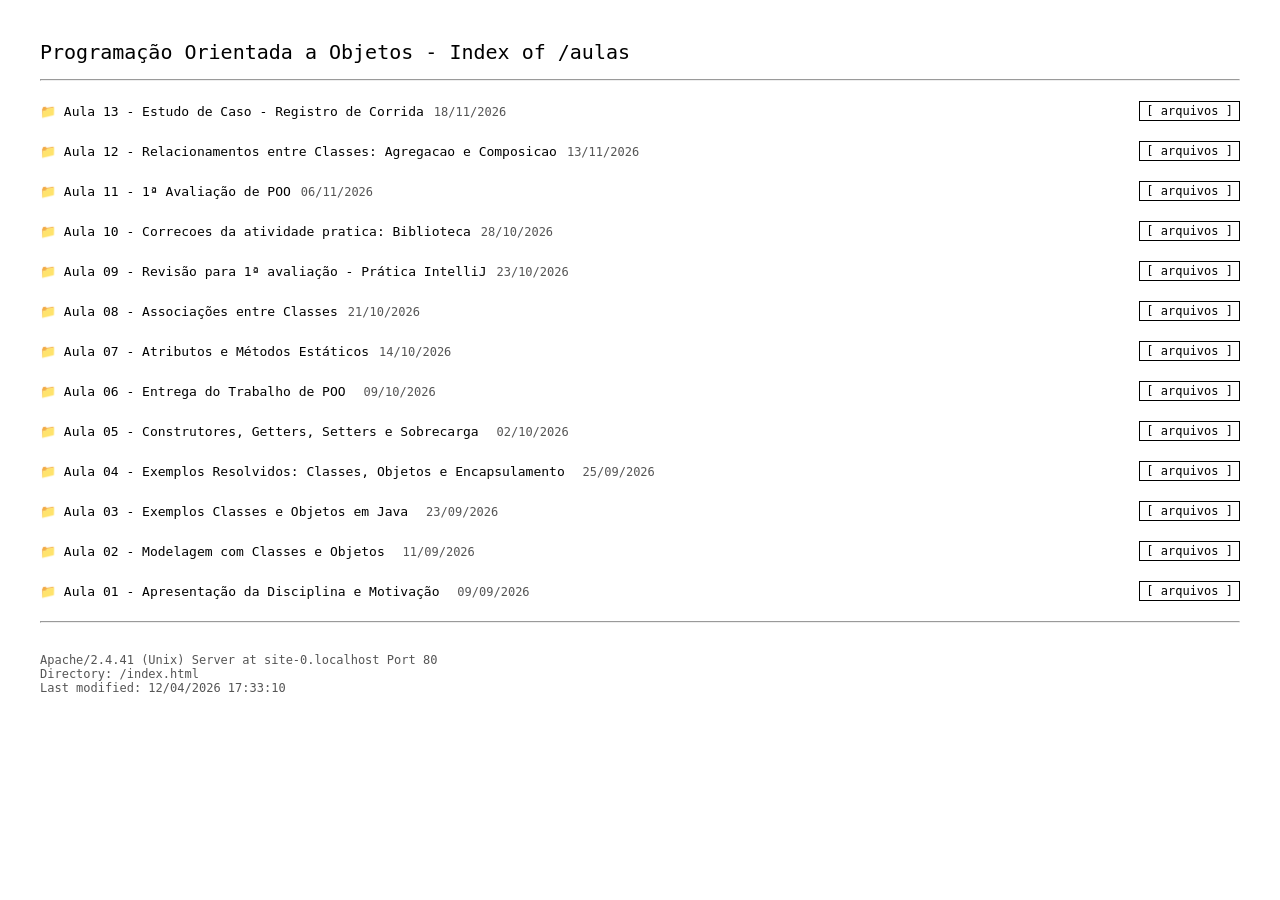
<file: index.html>
<!DOCTYPE html>
<html lang="pt-BR">
<head>
  <meta charset="UTF-8">
  <title>Programação Orientada a Objetos - Index of /aulas</title>
  <meta name="viewport" content="width=device-width, initial-scale=1.0">

  <style>
    body {
      font-family: monospace;
      background: #fff;
      color: #000;
      margin: 40px;
    }

    h1 {
      font-size: 20px;
      font-weight: normal;
    }

    a {
      text-decoration: none;
      color: #00f;
    }

    a:hover {
      text-decoration: underline;
    }

    hr {
      margin: 15px 0;
    }

    /* Aula */
    .aula {
      margin-top: 10px;
    }

    .aula-header {
      display: flex;
      justify-content: space-between;
      align-items: center;
      cursor: pointer;
      padding: 5px 0;
    }

    .aula-header:hover {
      background: #f5f5f5;
    }

    .titulo::before {
      content: "📁 ";
    }

    .data {
      font-size: 12px;
      color: #555;
      margin-left: 10px;
    }

    .btn-toggle {
      font-family: monospace;
      font-size: 12px;
      border: 1px solid #000;
      background: none;
      cursor: pointer;
      padding: 2px 6px;
    }

    /* Slide-down VISÍVEL */
    .arquivos {
      max-height: 0;
      overflow: hidden;
      transition: max-height 0.35s ease-in-out;
      margin-left: 20px;
      border-left: 1px dashed #ccc;
      padding-left: 10px;
    }

    .arquivos.ativo {
      margin-top: 8px;
    }

    /* Cabeçalho estilo Apache */
    .file-header {
      margin-top: 10px;
      font-size: 12px;
      display: grid;
      grid-template-columns: 1fr 150px 80px;
      font-weight: bold;
    }

    .file-item {
      display: grid;
      grid-template-columns: 1fr 150px 80px;
      font-size: 12px;
      margin: 3px 0;
    }

    /* Footer */
    .footer {
      margin-top: 30px;
      font-size: 12px;
      color: #555;
    }

    /* Responsivo */
    @media (max-width: 600px) {
      .file-header,
      .file-item {
        grid-template-columns: 1fr;
      }

      .aula-header {
        flex-direction: column;
        align-items: flex-start;
      }

      .btn-toggle {
        margin-top: 5px;
      }
    }
  </style>
</head>

<body>

  <h1>Programação Orientada a Objetos - Index of /aulas</h1>
  <hr>

  
  
<!-- AULA 13 - Estudo de Caso - Registro de Corrida -->
<div class="aula">
  <div class="aula-header" onclick="toggleAula(this)"><div><span class="titulo">Aula 13 - Estudo de Caso - Registro de Corrida</span><span class="data">18/11/2026</span></div><button class="btn-toggle">[ arquivos ]</button></div>
  <div class="arquivos"><div class="file-header"><span>Name</span><span>Last modified</span><span>Size</span></div>
    <div class="file-item"><span>&#128218; <a href="aula13/atividade-festival-itinerante.html" target="_blank">Estudo de Caso - Registro de Corrida (POO-18/11/26)</a></span><span>18-Nov-2026</span><span>4Kb</span></div>
        <div class="file-item"><span>&#128196; <a href="aula13/solucao/sistemacorrida/Corredor.java" target="_blank">Corredor.java</a></span><span>18-Nov-2026</span><span>1Kb</span></div>
    <div class="file-item"><span>&#128196; <a href="aula13/solucao/sistemacorrida/Corrida.java" target="_blank">Corrida.java</a></span><span>18-Nov-2026</span><span>1Kb</span></div>
    <div class="file-item"><span>&#128196; <a href="aula13/solucao/sistemacorrida/Main.java" target="_blank">Main.java</a></span><span>18-Nov-2026</span><span>1Kb</span></div>
    <div class="file-item"><span>&#128196; <a href="aula13/solucao/sistemacorrida/Resultado.java" target="_blank">Resultado.java</a></span><span>18-Nov-2026</span><span>1Kb</span></div>
    <div class="file-item"><span>&#128196; <a href="aula13/solucao/sistemacorrida/Trajeto.java" target="_blank">Trajeto.java</a></span><span>18-Nov-2026</span><span>1Kb</span></div>
    <div class="file-item"><span>&#128196; <a href="aula13/solucao/sistemacorrida/diagrama-uml.html" target="_blank">diagrama-uml.html</a></span><span>18-Nov-2026</span><span>8Kb</span></div>
  </div>
</div>
<!-- AULA 12 - Relacionamentos entre Classes: Agregacao e Composicao -->
<div class="aula">
  <div class="aula-header" onclick="toggleAula(this)"><div><span class="titulo">Aula 12 - Relacionamentos entre Classes: Agregacao e Composicao</span><span class="data">13/11/2026</span></div><button class="btn-toggle">[ arquivos ]</button></div>
  <div class="arquivos"><div class="file-header"><span>Name</span><span>Last modified</span><span>Size</span></div>
    <div class="file-item"><span>&#128218; <a href="aula12/relacoes-classes-objetos.html" target="_blank">relacoes-classes-objetos.html - explicacao das classes e objetos</a></span><span>13-Nov-2026</span><span>12Kb</span></div>
    <div class="file-item"><span>&#128218; <a href="aula12/diagramas_agregacao_composicao.html" target="_blank">diagramas_agregacao_composicao.html</a></span><span>13-Nov-2026</span><span>18Kb</span></div>
    <div class="file-item"><span>&#128196; <a href="aula12/pdfs/recorte-material-associacoes-classes.pdf" target="_blank">recorte-material-associacoes-classes.pdf</a></span><span>13-Nov-2026</span><span>429Kb</span></div>
    <div class="file-item"><span>&#128196; <a href="aula12/pdfs/java-orientado-a-objetos-rafael-santos-194-236.pdf" target="_blank">java-orientado-a-objetos-rafael-santos-194-236.pdf</a></span><span>13-Nov-2026</span><span>257Kb</span></div>
    <div class="file-item"><span>&#128218; <a href="aula12/projeto/exemplo/agregacao/Main.java" target="_blank">Projeto - agregacao/Main.java</a></span><span>13-Nov-2026</span><span>1Kb</span></div>
    <div class="file-item"><span>&#128218; <a href="aula12/projeto/exemplo/composicao/Main.java" target="_blank">Projeto - composicao/Main.java</a></span><span>13-Nov-2026</span><span>1Kb</span></div>
    <div class="file-item"><span>&#128218; <a href="aula12/projeto/exemplo/escola/Main.java" target="_blank">Projeto - escola/Main.java</a></span><span>13-Nov-2026</span><span>2Kb</span></div>
    <div class="file-item"><span>&#128218; <a href="aula12/projeto/exemplo/escola/Aluno.java" target="_blank">Projeto - escola/Aluno.java</a></span><span>13-Nov-2026</span><span>2Kb</span></div>
    <div class="file-item"><span>&#128218; <a href="aula12/projeto/exemplo/escola/RegistroAcademico.java" target="_blank">Projeto - escola/RegistroAcademico.java</a></span><span>13-Nov-2026</span><span>2Kb</span></div>
    <div class="file-item"><span>&#128218; <a href="aula12/projeto/exemplo/escola/Data.java" target="_blank">Projeto - escola/Data.java</a></span><span>13-Nov-2026</span><span>2Kb</span></div>
    <div class="file-item"><span>&#128218; <a href="aula12/projeto/exemplo/agregacao/Curso.java" target="_blank">Projeto - agregacao/Curso.java</a></span><span>13-Nov-2026</span><span>2Kb</span></div>
    <div class="file-item"><span>&#128218; <a href="aula12/projeto/exemplo/agregacao/Sala.java" target="_blank">Projeto - agregacao/Sala.java</a></span><span>13-Nov-2026</span><span>2Kb</span></div>
    <div class="file-item"><span>&#128218; <a href="aula12/projeto/exemplo/composicao/Cliente.java" target="_blank">Projeto - composicao/Cliente.java</a></span><span>13-Nov-2026</span><span>2Kb</span></div>
    <div class="file-item"><span>&#128218; <a href="aula12/projeto/exemplo/composicao/Conta.java" target="_blank">Projeto - composicao/Conta.java</a></span><span>13-Nov-2026</span><span>1Kb</span></div>
    <div class="file-item"><span>&#128218; <a href="aula12/agregacao/Compra.java" target="_blank">Compra.java</a></span><span>13-Nov-2026</span><span>1Kb</span></div>
    <div class="file-item"><span>&#128218; <a href="aula12/agregacao/Cliente.java" target="_blank">Cliente.java</a></span><span>13-Nov-2026</span><span>1Kb</span></div>
    <div class="file-item"><span>&#128218; <a href="aula12/agregacao/Produto.java" target="_blank">Produto.java</a></span><span>13-Nov-2026</span><span>1Kb</span></div>
    <div class="file-item"><span>&#128218; <a href="aula12/agregacao/Data.java" target="_blank">Data.java</a></span><span>13-Nov-2026</span><span>1Kb</span></div>
    <div class="file-item"><span>&#128218; <a href="aula12/agregacao/TesteAgregacao.java" target="_blank">TesteAgregacao.java</a></span><span>13-Nov-2026</span><span>2Kb</span></div>
    <div class="file-item"><span>&#128218; <a href="aula12/composicao/Pedido.java" target="_blank">Pedido.java</a></span><span>13-Nov-2026</span><span>1Kb</span></div>
    <div class="file-item"><span>&#128218; <a href="aula12/composicao/ItemProduto.java" target="_blank">ItemProduto.java</a></span><span>13-Nov-2026</span><span>1Kb</span></div>
    <div class="file-item"><span>&#128218; <a href="aula12/composicao/TesteComposicao.java" target="_blank">TesteComposicao.java</a></span><span>13-Nov-2026</span><span>1Kb</span></div>
  </div>
</div>
<!-- AULA 11 - 1ª Avaliação de POO -->
<div class="aula">
  <div class="aula-header" onclick="toggleAula(this)"><div><span class="titulo">Aula 11 - 1ª Avaliação de POO</span><span class="data">06/11/2026</span></div><button class="btn-toggle">[ arquivos ]</button></div>
  <div class="arquivos"><div class="file-header"><span>Name</span><span>Last modified</span><span>Size</span></div>
    <div class="file-item"><span>&#128196; <a href="aula11/provaA/00_provaA/prova-A.pdf" target="_blank">Prova A - PDF</a></span><span>06-Nov-2026</span><span>1.1M</span></div>
    <div class="file-item"><span>&#128196; <a href="aula11/provaB/prova-B.pdf" target="_blank">Prova B - PDF</a></span><span>06-Nov-2026</span><span>1.2M</span></div>
    <div class="file-item"><span>&#128196; <a href="aula11/prova-C/00_provaC/prova-C.pdf" target="_blank">Prova C - PDF</a></span><span>06-Nov-2026</span><span>120Kb</span></div>
  </div>
</div><!-- AULA 10 - Correcoes da atividade pratica: Biblioteca -->
<div class="aula">
  <div class="aula-header" onclick="toggleAula(this)"><div><span class="titulo">Aula 10 - Correcoes da atividade pratica: Biblioteca</span><span class="data">28/10/2026</span></div><button class="btn-toggle">[ arquivos ]</button></div>
  <div class="arquivos"><div class="file-header"><span>Name</span><span>Last modified</span><span>Size</span></div>
    <div class="file-item"><span>&#128218; <a href="aula10/biblioteca/ifpi/BibliotecaPrincipal.java" target="_blank">BibliotecaPrincipal.java</a></span><span>28-Oct-2026</span><span>2Kb</span></div>
    <div class="file-item"><span>&#128218; <a href="aula10/biblioteca/ifpi/Emprestimo.java" target="_blank">Emprestimo.java</a></span><span>28-Oct-2026</span><span>4Kb</span></div>
    <div class="file-item"><span>&#128218; <a href="aula10/biblioteca/ifpi/Estudante.java" target="_blank">Estudante.java</a></span><span>28-Oct-2026</span><span>3Kb</span></div>
    <div class="file-item"><span>&#128218; <a href="aula10/biblioteca/ifpi/Exemplar.java" target="_blank">Exemplar.java</a></span><span>28-Oct-2026</span><span>3Kb</span></div>
  </div>
</div><!-- AULA 09 - Revisão para 1ª avaliação - Prática IntelliJ -->
<div class="aula">
  <div class="aula-header" onclick="toggleAula(this)"><div><span class="titulo">Aula 09 - Revisão para 1ª avaliação - Prática IntelliJ</span><span class="data">23/10/2026</span></div><button class="btn-toggle">[ arquivos ]</button></div>
  <div class="arquivos"><div class="file-header"><span>Name</span><span>Last modified</span><span>Size</span></div>
    <div class="file-item"><span>&#128196; <a href="aula09/Exercicio-POO-Java-Mod-II-23-10-2026_parteII-alunos.pdf" target="_blank">Exercicio-POO-Java-Mod-II-23-10-2026_parteII-alunos.pdf</a></span><span>23-Oct-2026</span><span>331Kb</span></div>
  </div>
</div>
<!-- AULA 08 - Associações entre Classes -->
<div class="aula">
  <div class="aula-header" onclick="toggleAula(this)"><div><span class="titulo">Aula 08 - Associações entre Classes</span><span class="data">21/10/2026</span></div><button class="btn-toggle">[ arquivos ]</button></div>
  <div class="arquivos"><div class="file-header"><span>Name</span><span>Last modified</span><span>Size</span></div>
    <div class="file-item"><span>&#128218; <a href="aula08/aula_associacao_simples.html" target="_blank">aula_associacao_simples.html</a></span><span>21-Oct-2026</span><span>20Kb</span></div>
    <div class="file-item"><span>&#128218; <a href="aula08/hotel/Cliente.java" target="_blank">Cliente.java</a></span><span>21-Oct-2026</span><span>2Kb</span></div>
    <div class="file-item"><span>&#128218; <a href="aula08/hotel/Quarto.java" target="_blank">Quarto.java</a></span><span>21-Oct-2026</span><span>2Kb</span></div>
    <div class="file-item"><span>&#128218; <a href="aula08/hotel/Reserva.java" target="_blank">Reserva.java</a></span><span>21-Oct-2026</span><span>3Kb</span></div>
    <div class="file-item"><span>&#128218; <a href="aula08/hotel/HotelPrincipal.java" target="_blank">HotelPrincipal.java</a></span><span>21-Oct-2026</span><span>2Kb</span></div>
  </div>
</div>
<!-- AULA 07 - Atributos e Métodos Estáticos -->
<div class="aula">
  <div class="aula-header" onclick="toggleAula(this)"><div><span class="titulo">Aula 07 - Atributos e Métodos Estáticos</span><span class="data">14/10/2026</span></div><button class="btn-toggle">[ arquivos ]</button></div>
  <div class="arquivos"><div class="file-header"><span>Name</span><span>Last modified</span><span>Size</span></div>
    <div class="file-item"><span>&#128196; <a href="aula07/aula-POO-Java-14-10.pdf" target="_blank">aula-POO-Java-14-10.pdf</a></span><span>14-Oct-2026</span><span>9.1M</span></div>
    <div class="file-item"><span>&#128218; <a href="aula07/circulo/Circulo.java" target="_blank">Circulo.java</a></span><span>14-Oct-2026</span><span>2Kb</span></div>
    <div class="file-item"><span>&#128218; <a href="aula07/circulo/CirculoMain.java" target="_blank">CirculoMain.java</a></span><span>14-Oct-2026</span><span>2Kb</span></div>
    <div class="file-item"><span>&#128218; <a href="aula07/empresa/Empregado.java" target="_blank">Empregado.java</a></span><span>14-Oct-2026</span><span>2Kb</span></div>
    <div class="file-item"><span>&#128218; <a href="aula07/empresa/EmpregadoMain.java" target="_blank">EmpregadoMain.java</a></span><span>14-Oct-2026</span><span>2Kb</span></div>
  </div>
</div>
    <!-- AULA 6 -->
<div class="aula">
  <div class="aula-header" onclick="toggleAula(this)">
    <div>
      <span class="titulo">Aula 06 - Entrega do Trabalho de POO</span>
      <span class="data">09/10/2026</span>
    </div>
    <button class="btn-toggle">[ arquivos ]</button>
  </div>

  <div class="arquivos">
    <div class="file-header">
      <span>Name</span>
      <span>Last modified</span>
      <span>Size</span>
    </div>

    <div class="file-item">
      <span>
        &#128218;
        <a href="aula06/entrega-trabalho-poo-09-10-2026.html" target="_blank">
          entrega-trabalho-poo-09-10-2026.html
        </a>
      </span>
      <span>09-Oct-2026</span>
      <span>1Kb</span>
    </div>
  </div>
</div>
<!-- AULA 5 -->
<div class="aula">
  <div class="aula-header" onclick="toggleAula(this)">
    <div>
      <span class="titulo">Aula 05 - Construtores, Getters, Setters e Sobrecarga</span>
      <span class="data">02/10/2026</span>
    </div>
    <button class="btn-toggle">[ arquivos ]</button>
  </div>

  <div class="arquivos">
    <div class="file-header">
      <span>Name</span>
      <span>Last modified</span>
      <span>Size</span>
    </div>

    <div class="file-item">
      <span>
        &#128218;
        <a href="aula05/poo_construtores_getters_setters_sobrecarga.html" target="_blank">
          poo_construtores_getters_setters_sobrecarga.html
        </a>
      </span>
      <span>02-Oct-2026</span>
      <span>38Kb</span>
    </div>

    <div class="file-item">
      <span>
        &#128196;
        <a href="aula05/Exercicios-POO-Java-Mod-II-25-09-2026.pdf" target="_blank">
          Exercicios-POO-Java-Mod-II-25-09-2026.pdf
        </a>
      </span>
      <span>25-Sep-2026</span>
      <span>172Kb</span>
    </div>
  </div>
</div>
<!-- AULA 4 -->
<div class="aula">
  <div class="aula-header" onclick="toggleAula(this)">
    <div>
      <span class="titulo">Aula 04 - Exemplos Resolvidos: Classes, Objetos e Encapsulamento</span>
      <span class="data">25/09/2026</span>
    </div>
    <button class="btn-toggle">[ arquivos ]</button>
  </div>

  <div class="arquivos">
    <div class="file-header">
      <span>Name</span>
      <span>Last modified</span>
      <span>Size</span>
    </div>

    <div class="file-item">
      <span>
        &#128218;
        <a href="aula04/exemplos-resolvidos-25-09-2026.html" target="_blank">
          exemplos-resolvidos-25-09-2026.html
        </a>
      </span>
      <span>25-Sep-2026</span>
      <span>14Kb</span>
    </div>
  </div>
</div>
<!-- 🔹 AULA 3 -->
<div class="aula">
  <div class="aula-header" onclick="toggleAula(this)">
    <div>
      <span class="titulo">Aula 03 - Exemplos Classes e Objetos em Java</span>
      <span class="data">23/09/2026</span>
    </div>
    <button class="btn-toggle">[ arquivos ]</button>
  </div>

  <div class="arquivos">
    <div class="file-header">
      <span>Name</span>
      <span>Last modified</span>
      <span>Size</span>
    </div>

    <div class="file-item">
      <span>
        📄
        <a href="aula03/Introducao-POO-Java-Apostila-2026-02.pdf" target="_blank">
          Introducao-POO-Java-Apostila-2026-02.pdf
        </a>
      </span>
      <span>23-Sep-2026</span>
      <span>2.4Mb</span>
    </div>

    <div class="file-item">
      <span>
        📄
        <a href="aula03/link-download-intelliJ.txt" target="_blank">
          link-download-intelliJ.txt
        </a>
      </span>
      <span>23-Sep-2026</span>
      <span>1Kb</span>
    </div>    

   <div class="file-item">
     <span>
       📚
       <a href="./aula03/poo_classes_objetos_visibilidade_encapsulamento.html" target="_blank">
         poo_classes_objetos_visibilidade_encapsulamento.html
       </a>
     </span>
     <span>23-Sep-2026</span>
     <span>1Kb</span>
   </div>    

  </div>
</div>


<!-- 🔹 AULA 2 -->
<div class="aula">
  <div class="aula-header" onclick="toggleAula(this)">
    <div>
      <span class="titulo">Aula 02 - Modelagem com Classes e Objetos</span>
      <span class="data">11/09/2026</span>
    </div>
    <button class="btn-toggle">[ arquivos ]</button>
  </div>

  <div class="arquivos">
    <div class="file-header">
      <span>Name</span>
      <span>Last modified</span>
      <span>Size</span>
    </div>

    <div class="file-item">
      <span>
        📄
        <a href="aula02/Conta.java" target="_blank">
          Conta.java
        </a>
      </span>
      <span>17-Sep-2026</span>
      <span>1Kb</span>
    </div>

    <div class="file-item">
      <span>
        📄
        <a href="aula02/Principal.java" target="_blank">
          Principal.java
        </a>
      </span>
      <span>17-Sep-2026</span>
      <span>1Kb</span>
    </div>    

   <div class="file-item">
     <span>
       📚
       <a href="./aula02/java-orientado-a-objetos-rafael-santos.pdf" target="_blank">
         livro-java-orientado-a-objetos-rafael-santos.pdf
       </a>
     </span>
     <span>02-Sep-2026</span>
     <span>2.3M</span>
   </div>

   <div class="file-item">
     <span>
       📚
       <a href="./aula02/SI_Ednaldo_ProgramacaoOrientadaObj_2.pdf" target="_blank">
         livro-introducao-poo-com-java-UFSCAR.pdf
       </a>
     </span>
     <span>02-Sep-2026</span>
     <span>10.5M</span>
   </div>   

   <div class="file-item">
     <span>
       📚
       <a href="https://math.hws.edu/eck/cs124/downloads/javanotes7-linked.pdf" target="_blank">
         book-intro-java-oo-ingles.pdf
       </a>
     </span>
     <span>02-Sep-2026</span>
     <span>3.5M</span>
   </div>    

   <div class="file-item">
     <span>
       📚
       <a href="aula02/Java Como Programar_Deitel_8ed.pdf" target="_blank">
         deitel-java-como-programar-8ed.pdf
         <!-- original em: 
         https://www.kufunda.net/publicdocs/Java%20Como%20Programar%20(Paul%20Deitel%20Harvey%20Deitel)%20(z-lib.org).pdf 
         -->
       </a>
     </span>
     <span>02-Sep-2026</span>
     <span>36.2M</span>
   </div>     

  </div>
</div>

<!-- 🔹 AULA 1 -->
<div class="aula">
  <div class="aula-header" onclick="toggleAula(this)">
    <div>
      <span class="titulo">Aula 01 - Apresentação da Disciplina e Motivação</span>
      <span class="data">09/09/2026</span>
    </div>
    <button class="btn-toggle">[ arquivos ]</button>
  </div>

  <div class="arquivos">
    <div class="file-header">
      <span>Name</span>
      <span>Last modified</span>
      <span>Size</span>
    </div>

    <div class="file-item">
      <span>
        📄
        <a href="aula01/aula_01_apresentacao_disciplina_poo.pdf" target="_blank">
          aula_01_apresentacao_disciplina_banco_de_dados.pdf
        </a>
      </span>
      <span>09-Sep-2026</span>
      <span>4.2M</span>
    </div>

    <div class="file-item">
      <span>
        📄
        <a href="aula01/aula_01_apresentacao_disciplina_poo.pdf" target="_blank">
          plano_de_ensino.pdf
        </a>
      </span>
      <span>09-Sep-2026</span>
      <span>1.2M</span>
    </div>

  </div>
</div>

  <hr>

  <!-- 🔻 FOOTER -->
  <div class="footer" id="server-info"></div>

  <script>
    function toggleAula(element) {
      const arquivos = element.nextElementSibling;

      if (arquivos.style.maxHeight) {
        arquivos.style.maxHeight = null;
        arquivos.classList.remove("ativo");
      } else {
        arquivos.style.maxHeight = arquivos.scrollHeight + "px";
        arquivos.classList.add("ativo");
      }
    }

    function getServerInfo() {
      const host = window.location.hostname;
      const path = window.location.pathname;
      const lastModified = document.lastModified;

      return `
        Apache/2.4.41 (Unix) Server at ${host} Port 80<br>
        Directory: ${path}<br>
        Last modified: ${lastModified}
      `;
    }

    document.getElementById("server-info").innerHTML = getServerInfo();
  </script>

</body>
</html>
</file>
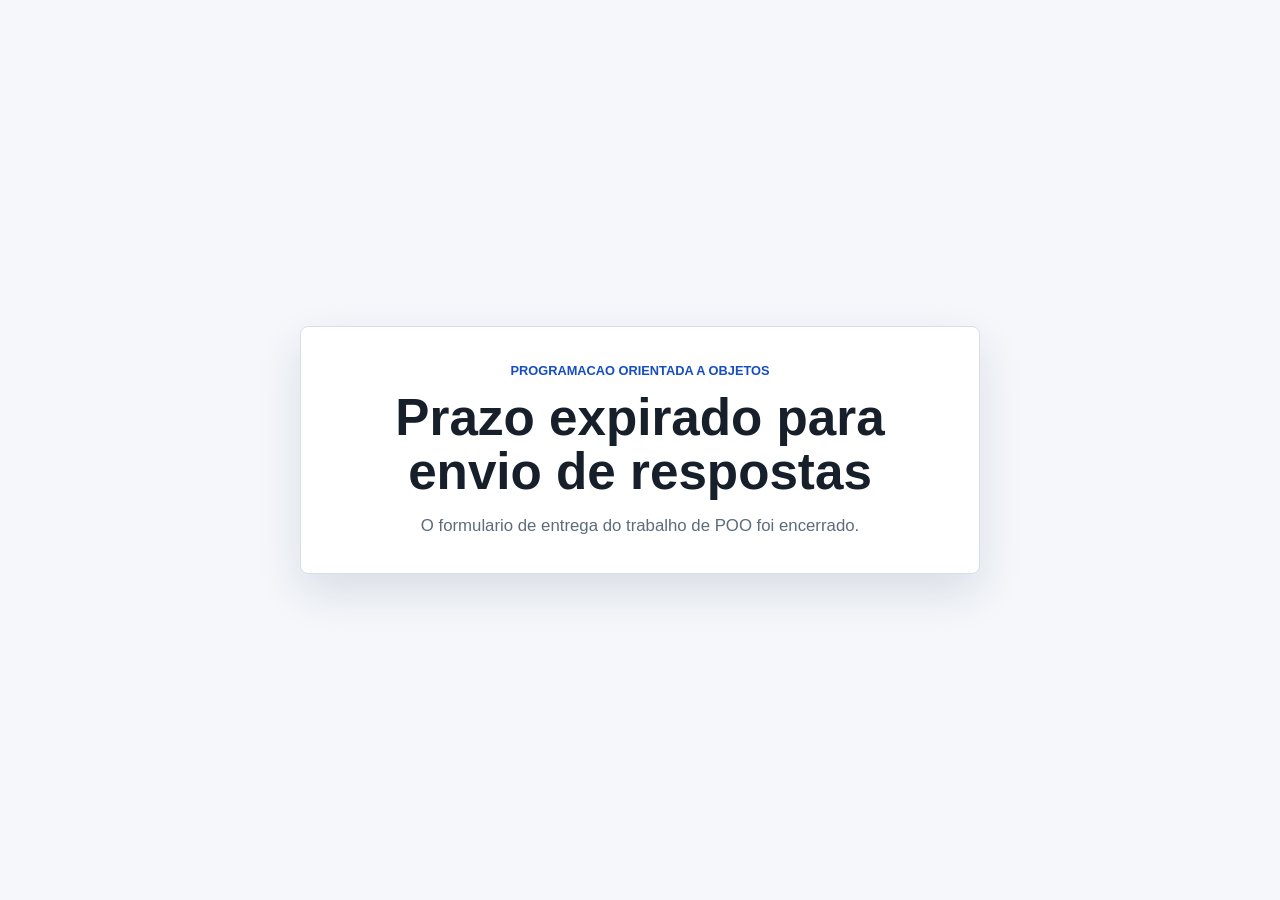
<file: aula06/entrega-trabalho-poo-09-10-2026.html>
<!doctype html>
<html lang="pt-BR">
<head>
  <meta charset="utf-8">
  <meta name="viewport" content="width=device-width, initial-scale=1">
  <title>Prazo Expirado - Entrega de POO</title>
  <style>
    * { box-sizing: border-box; }
    body {
      margin: 0;
      min-height: 100vh;
      display: grid;
      place-items: center;
      padding: 24px;
      font-family: Arial, Helvetica, sans-serif;
      color: #17202a;
      background: #f5f7fb;
    }
    main {
      width: min(680px, 100%);
      padding: 34px;
      border: 1px solid #d7e0ea;
      border-radius: 8px;
      background: #ffffff;
      box-shadow: 0 18px 45px rgba(25, 42, 70, 0.12);
      text-align: center;
    }
    p.tag {
      margin: 0 0 10px;
      color: #164ec0;
      font-size: 0.8rem;
      font-weight: 700;
      text-transform: uppercase;
    }
    h1 {
      margin: 0 0 14px;
      font-size: clamp(2rem, 6vw, 3.2rem);
      line-height: 1.05;
    }
    p {
      margin: 0;
      color: #5d6b7a;
      font-size: 1.05rem;
      line-height: 1.55;
    }
  </style>
</head>
<body>
  <main>
    <p class="tag">Programacao Orientada a Objetos</p>
    <h1>Prazo expirado para envio de respostas</h1>
    <p>O formulario de entrega do trabalho de POO foi encerrado.</p>
  </main>
</body>
</html>
</file>
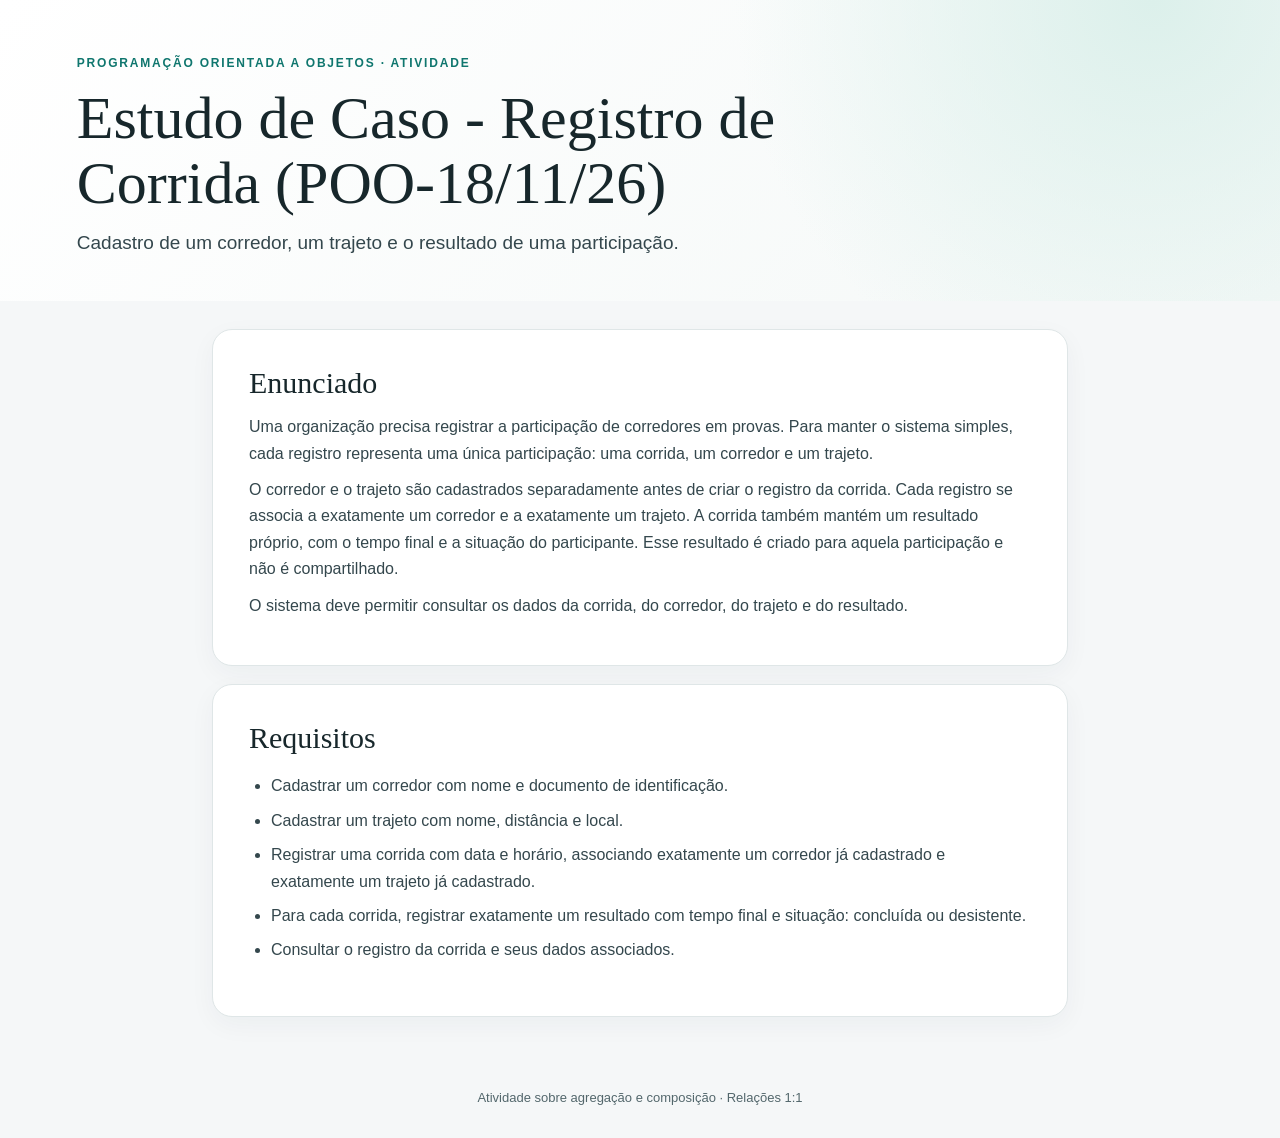
<file: aula13/atividade-festival-itinerante.html>
<!doctype html>
<html lang="pt-BR">
<head>
  <meta charset="utf-8">
  <meta name="viewport" content="width=device-width, initial-scale=1">
  <title>Estudo de Caso - Registro de Corrida (POO-18/11/26)</title>
  <style>
    :root{--ink:#17272b;--muted:#53676c;--teal:#0f766e;--soft:#e9f5f3;--line:#dfe6e7;--paper:#f5f7f8}
    *{box-sizing:border-box}
    body{margin:0;background:var(--paper);color:var(--ink);font:16px/1.65 "Segoe UI",Arial,sans-serif}
    header{padding:54px max(6vw,24px) 42px;background:radial-gradient(circle at 90% 0,#dcf0eb,transparent 35%),linear-gradient(135deg,#fff,#f4f8f7)}
    .eyebrow{font-size:12px;letter-spacing:.15em;text-transform:uppercase;color:var(--teal);font-weight:800}
    h1{font:clamp(36px,6vw,60px)/1.08 Georgia,serif;max-width:850px;margin:12px 0}
    header p{font-size:19px;color:#34474d;max-width:780px;margin:0}
    main{max-width:900px;margin:28px auto 70px;padding:0 22px}
    section{background:#fff;border:1px solid var(--line);border-radius:20px;padding:clamp(22px,4vw,36px);margin:18px 0;box-shadow:0 8px 26px #17333a0b}
    h2{font:30px/1.15 Georgia,serif;margin:0 0 14px}
    p{margin:10px 0;color:#34474d}
    ul{padding-left:22px;margin:12px 0;color:#34474d}
    li{padding:4px 0}
    .callout{border-left:5px solid var(--teal);background:var(--soft);padding:14px 18px;border-radius:0 12px 12px 0;margin-top:18px;color:#29484a}
    footer{text-align:center;color:var(--muted);font-size:13px;padding:0 20px 30px}
    @media print{body{background:white}section{box-shadow:none;break-inside:avoid}header{padding:28px}}
  </style>
</head>
<body>
  <header>
    <div class="eyebrow">Programação Orientada a Objetos · Atividade</div>
    <h1>Estudo de Caso - Registro de Corrida (POO-18/11/26)</h1>
    <p>Cadastro de um corredor, um trajeto e o resultado de uma participação.</p>
  </header>
  <main>
    <section>
      <h2>Enunciado</h2>
      <p>Uma organização precisa registrar a participação de corredores em provas. Para manter o sistema simples, cada registro representa uma única participação: uma corrida, um corredor e um trajeto.</p>
      <p>O corredor e o trajeto são cadastrados separadamente antes de criar o registro da corrida. Cada registro se associa a exatamente um corredor e a exatamente um trajeto. A corrida também mantém um resultado próprio, com o tempo final e a situação do participante. Esse resultado é criado para aquela participação e não é compartilhado.</p>
      <p>O sistema deve permitir consultar os dados da corrida, do corredor, do trajeto e do resultado.</p>
    </section>
    <section>
      <h2>Requisitos</h2>
      <ul>
        <li>Cadastrar um corredor com nome e documento de identificação.</li>
        <li>Cadastrar um trajeto com nome, distância e local.</li>
        <li>Registrar uma corrida com data e horário, associando exatamente um corredor já cadastrado e exatamente um trajeto já cadastrado.</li>
        <li>Para cada corrida, registrar exatamente um resultado com tempo final e situação: concluída ou desistente.</li>
        <li>Consultar o registro da corrida e seus dados associados.</li>
      </ul>
    </section>
  </main>
  <footer>Atividade sobre agregação e composição · Relações 1:1</footer>
</body>
</html>
</file>
